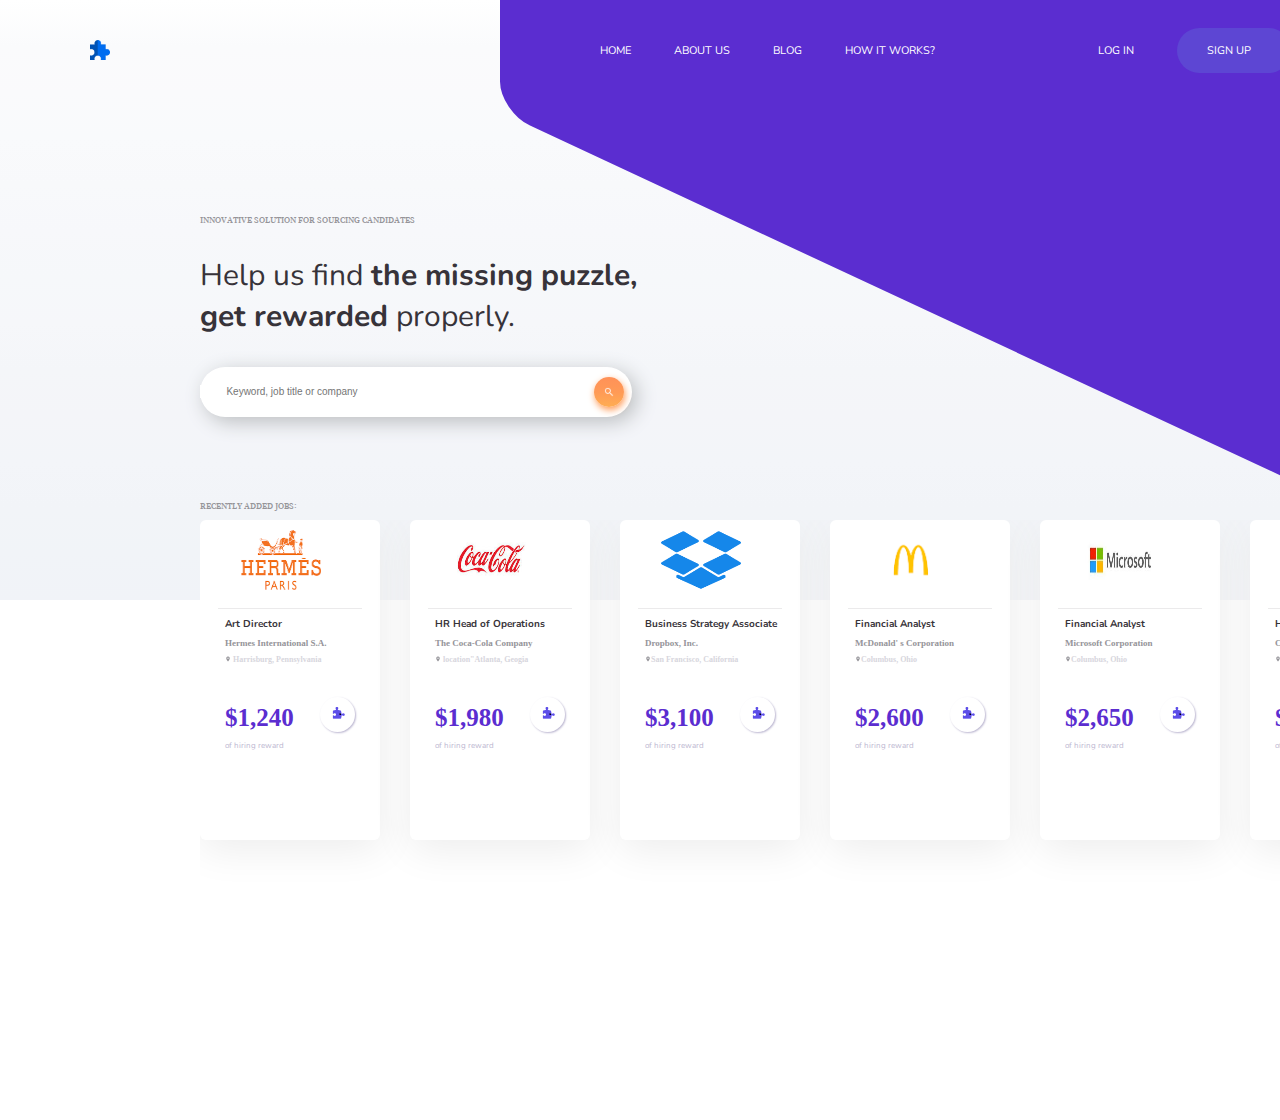
<file: index.html>
<!DOCTYPE html>
<html lang="en">

<head>
    <meta charset="UTF-8">
    <meta name="viewport" content="width=device-width, initial-scale=1.0">
    <meta http-equiv="X-UA-Compatible" content="ie=edge">
    <title>Job Site</title>
    <link rel="stylesheet" href="index.css" type="text/css">
    <link rel="stylesheet" href="https://fonts.googleapis.com/css?family=Source+Sans+Pro" />
    <link href="https://fonts.googleapis.com/css?family=Nunito|Song+Myung" rel="stylesheet">
</head>

<body>
    <div id="section1">
        <div id="header">
            <div id="top"></div>
            <div id="nav-bar">
                <div id="logo">
                    <img src="images/game.png" alt="logo" width="20px" height="20px">
                </div>
                <div id="nav_links">


                    <ul>
                        <li>home </li>
                        <li>About Us </li>
                        <li>Blog </li>
                        <li>How it works? </li>
                    </ul>


                    <ul>
                        <li>Log in </li>
                        <li id="signup">Sign up </li>
                    </ul>


                </div>

            </div>

            <div class="midtext">
                <p id="mid1">innovative solution for sourcing candidates</p>
                <p id="mid2">Help us find
                    <strong>the missing puzzle,
                        <br/> get rewarded </strong>
                    properly.</p>
                <div class="keyword-input">
                    <input id="keyin" type="text" placeholder="Keyword, job title or company" />
                    <button id="btn" type="submit">
                        <img id="search_image" src="images/search2.png.png" alt="search icon" width="10px" height="px" />
                    </button>
                </div>
            </div>

        </div>
    </div>
    <div class="section2">
        <p id="added-jobs-text">recently added jobs:</p>
        <div class="added-jobs">
            <div class="added-jobs-items">
                <div id="hermes"></div>
                <hr>
                <h1>Art Director</h1>
                <h2>Hermes International S.A. </h2>
                <h3>
                    <img src="images/location.png" alt="location" width="6px" height="6px" /> Harrisburg, Pennsylvania
                </h3>
                <div class="pricing">
                    <div class="pricing-info">
                        <h4>$1,240</h4>
                         <p>of hiring reward</p>
                    </div>

                    <div class="dropdown">
                        <button class="dropbtn">
                            <img src="images/icons.png" alt=" icon " />
                        </button>
                        <div class="dropdown-content">
                            <p>be the first to recommend</p>
                        </div>
                    </div>
                </div>
            </div>
            <div class="added-jobs-items">
                <div id="coca-cola"></div>
                <hr>
                <h1>HR Head of Operations</h1>
                <h2>The Coca-Cola Company</h2>
                <h3>
                    <img src="images/location.png" alt="location" width="6px" height="6px" /> location"Atlanta, Geogia
                </h3>
                <div class="pricing">
                    <div class="pricing-info">
                        <h4>$1,980</h4>
                        <p>of hiring reward</p>
                    </div>
                    <div class="dropdown">
                        <button class="dropbtn">
                            <img src="images/icons.png" alt=" icon " />
                        </button>
                        <div class="dropdown-content">
                            <p>be the first to recommend</p>
                        </div>
                    </div>
                </div>
            </div>
            <div class="added-jobs-items">
                <div id="Dropbox"></div>
                <hr>
                <h1>Business Strategy Associate</h1>
                <h2>Dropbox, Inc. </h2>
                <h3>
                    <img src="images/location.png" alt="location" width="6px" height="6px" />San Francisco, California
                </h3>
                <div class="pricing">
                    <div class="pricing-info">
                        <h4>$3,100</h4>
                        <p>of hiring reward</p>
                    </div>
                    <div class="dropdown">
                        <button class="dropbtn">
                            <img src="images/icons.png" alt=" icon " />
                        </button>
                        <div class="dropdown-content">
                            <p>be the first to recommend</p>
                        </div>
                    </div>
                </div>
            </div>
            <div class="added-jobs-items">
                <div id="mcdonalds"></div>
                <hr>
                <h1>Financial Analyst</h1>
                <h2>McDonald' s Corporation </h2>
                <h3>
                    <img src="images/location.png" alt="location" width="6px" height="6px" />Columbus, Ohio
                </h3>
                <div class="pricing">
                    <div class="pricing-info">
                        <h4>$2,600</h4>
                        <p>of hiring reward</p>
                    </div>
                    <div class="dropdown">
                        <button class="dropbtn">
                            <img src="images/icons.png" alt=" icon " />
                        </button>
                        <div class="dropdown-content">
                            <p>be the first to recommend</p>
                        </div>
                    </div>
                </div>
            </div>
            <div class="added-jobs-items">
                <div id="micosoft"></div>
                <hr>
                <h1>Financial Analyst</h1>
                <h2>Microsoft Corporation </h2>
                <h3>
                    <img src="images/location.png" alt="location" width="6px" height="6px" />Columbus, Ohio
                </h3>


                <div class="pricing">
                    <div class="pricing-info">
                        <h4>$2,650</h4>
                        <p>of hiring reward</p>
                    </div>
                    <div class="dropdown">
                        <button class="dropbtn">
                            <img src="images/icons.png" alt=" icon " />
                        </button>
                        <div class="dropdown-content">
                            <p>be the first to recommend</p>
                        </div>
                    </div>
                </div>
            </div>
            <div class="added-jobs-items">
                <div id="capital"></div>
                <hr>
                <h1>Head of Finance</h1>
                <h2>Capital Alliance </h2>
                <h3>
                    <img src="images/location.png" alt="location" width="6px" height="6px" />Columbus, Ohio
                </h3>


                <div class="pricing">
                    <div class="pricing-info">
                        <h4>$2,650</h4>
                        <p>of hiring reward</p>
                    </div>
                    <div class="dropdown">
                        <button class="dropbtn">
                            <img src="images/icons.png" alt=" icon " />
                        </button>
                        <div class="dropdown-content">
                            <p>be the first to recommend!</p>
                        </div>
                    </div>

                </div>
            </div>
        </div>
    </div>

</body>

</html>
</file>
<file: index.css>
body{
    margin: 0;
    padding: 0;
}
#section1   {
height: 600px;
background: linear-gradient(white, #fafbfc, #fafafc, #f9fafc, #f8f9fb, #f7f8fb, #f6f8fa, #f6f7fa, #f4f6f9, #f4f5f9, #f3f5f9, #f2f4f8, #f1f4f8, #f1f3f8);
position: relative;
overflow: hidden;

}
#top{
    background-color: #5b2dd0;
    width: 100%;
    height: 600px;
    transform: rotate(50deg);
    transform: skewY(25deg);
    position: absolute;
    top: -190px;
    left: 500px;
    border-radius: 30px;
}
#nav-bar{
    display: flex;
}
#logo{
   padding: 40px 0 0 90px;
}
#nav_links ul{
    display: inline;
  position: relative;
  padding-right: 80px;
  left: 450px;
  top: 40px;
 
}
#nav_links ul li{
    display: inline;
    list-style-type: none;
    text-transform: uppercase;
    color: white;
    font-size: 11px;
    font-family: 'Nunito', sans-serif;
    
  font-weight: 600px;
    padding-right: 40px;
}
#signup{
    height: 35px;
    width: 20px;
    background: #5d46d3;
    border: 1px 1px rgb(228, 222, 222);
    border-radius: 30px;
    padding: 15px 30px;
}
.midtext{

    margin: 150px 0 0 200px;

}
.midtext #mid1{
    font-size: 9px;
    text-transform: uppercase;
    color: #959499;
    font-family: 'Song Myung', serif;
}
.midtext #mid2{
    font-size: 30px;
    font-family: 'Nunito', sans-serif;

    color: #373339;
}
.keyword-input {
    width: 40%;
    height: 50px;
    border-radius: 50px;
    box-shadow: 5px 5px 20px #bbbec0;
    background-color: white;
}

#keyin {
    font-size: 10px;
    border: none;
    width: 180px;
    text-align: center;
    margin-top: 18px;
    color: #959499;
}

input:focus {
    outline: none;
}

#btn {
    width: 30px;
    height: 30px;
    border-radius: 50px;
    float: right;
    margin: 10px 8px 0 0;
    box-shadow: 1px 3px 7px #ff9a56;
    border: none;
    background: linear-gradient(#ff9158, #ff9a56, #ffad53)
}
.section2{
    margin: 100px 0 0 200px;
    position: relative;
   top: -200px;

}
.section2 #added-jobs-text {
    text-transform: uppercase;
    font-size: 9px;
    color: #959499;
    font-family: 'Song Myung', serif;
    
}
.added-jobs{
    display:grid;
    grid-gap: 30px;
    grid-template-columns: repeat(6,1fr);
    width: 100%;
    height: 400px;
    position: relative;
    justify-content: space-between;
    white-space: nowrap;
    overflow: auto;

    
}
.added-jobs-items{
    height: 320px;
    width: 180px;
    background-color: #fff;
   
    border-width: 1px;
    border-color: #bcb7d1;
    border: none;
    box-shadow: 0.4px 10px 40px#ededed;
    border-radius: 6px;
}
#hermes{
    border: 0px solid white;
    width:90%;
    height: 25%;
    background-image: url("images/hermes.png");
    background-size: 80px 60px;
    background-repeat: no-repeat;
    background-position: center;
}
#coca-cola{
    border: 0px solid white;
    width:90%;
    height: 25%;
    background-image: url("images/coca\ cola.jpg");
    background-size: 80px 60px;
    background-repeat: no-repeat;
    background-position: center;
}
#Dropbox{
    border: 0px solid white;
    width:90%;
    height: 25%;
    background-image: url("images/dropbox.png");
    background-size: 80px 60px;
    background-repeat: no-repeat;
    background-position: center;
}
#mcdonalds{
    border: 0px solid white;
    width:90%;
    height: 25%;
    background-image: url("images/mcdonalds.png");
    background-size: 80px 60px;
    background-repeat: no-repeat;
    background-position: center;
}
#micosoft{
    border: 0px solid white;
    width:90%;
    height: 25%;
    background-image: url("images/microsoft.jpg");
    background-size: 80px 60px;
    background-repeat: no-repeat;
    background-position: center;
}
#capital{
    border: 0px solid white;
    width:90%;
    height: 25%;
    background-image: url("images/capital\ alliance.jpg");
    background-size: 80px 60px;
    background-repeat: no-repeat;
    background-position: center;
}
hr{
    width: 180px;
    border: 0;

    width: 80%;
    height: 1px;
    background: #ebeaeb;
    border-color: #ebeaeb;

    color: #ebeaeb;
}

.pricing {
    width: 100%;
    display: flex;
    justify-content: space-between;
    align-items: center;
    /* border: 1px solid #000; */
}

.pricing-info {
    margin-left: 25px;
    /* border: 1px solid #000; */
    padding: 0;

}

.pricing-info p {
    font-family: 'Nunito', sans-serif;
    font-size: 8px;
    color: #bcb7d1;
    padding-top: 0;

}

h1 {
    font-family: 'Nunito', sans-serif;
    font-size: 10px;
    color: #373339;
    margin-left: 25px;
    margin-top: 5px;

}

h2 {
    font-family: Cambria, Cochin, Georgia, Times, 'Times New Roman', serif;
    font-size: 9px;
    color: #959499;

    margin-left: 25px;
}

h3 {
    font-family: Cambria, Cochin, Georgia, Times, 'Times New Roman', serif;
    font-size: 8px;
    color: #d7d6dd;
    margin-left: 25px;
    line-height: 2px;
}

h4 {
    background: gradient( linear, left top, right top, #5b2dd0, #5442d2, #4b62d5);
    font-size: 25px;
    color: #5b2dd0;
    margin-bottom: 0;
}

.dropdown{
    position: relative;
    display: inline-block;
}
.dropbtn{
width: 35px;
    height: 35px;
    border-radius: 50px;
    border-color: #bcb7d1;
    background-color: white;
    border: 0;
    box-shadow: 1px 1px 2px #bcb7d1;
    margin-right: 25px;
    position: relative;
    display: inline-block;
}
button:focus {
    outline: none;
}
.dropdown-content{
    display: none;
 position: absolute;
 left:-100px;
 top: 90px;
 font-size: 10px;
 color: rgba(43, 38, 38,0.6);
z-index: 1;
}
.dropdown:hover .dropbtn{
    background-color: #5b2dd0;
}
.dropdown:hover .dropdown-content{
    display:block;
}
</file>
